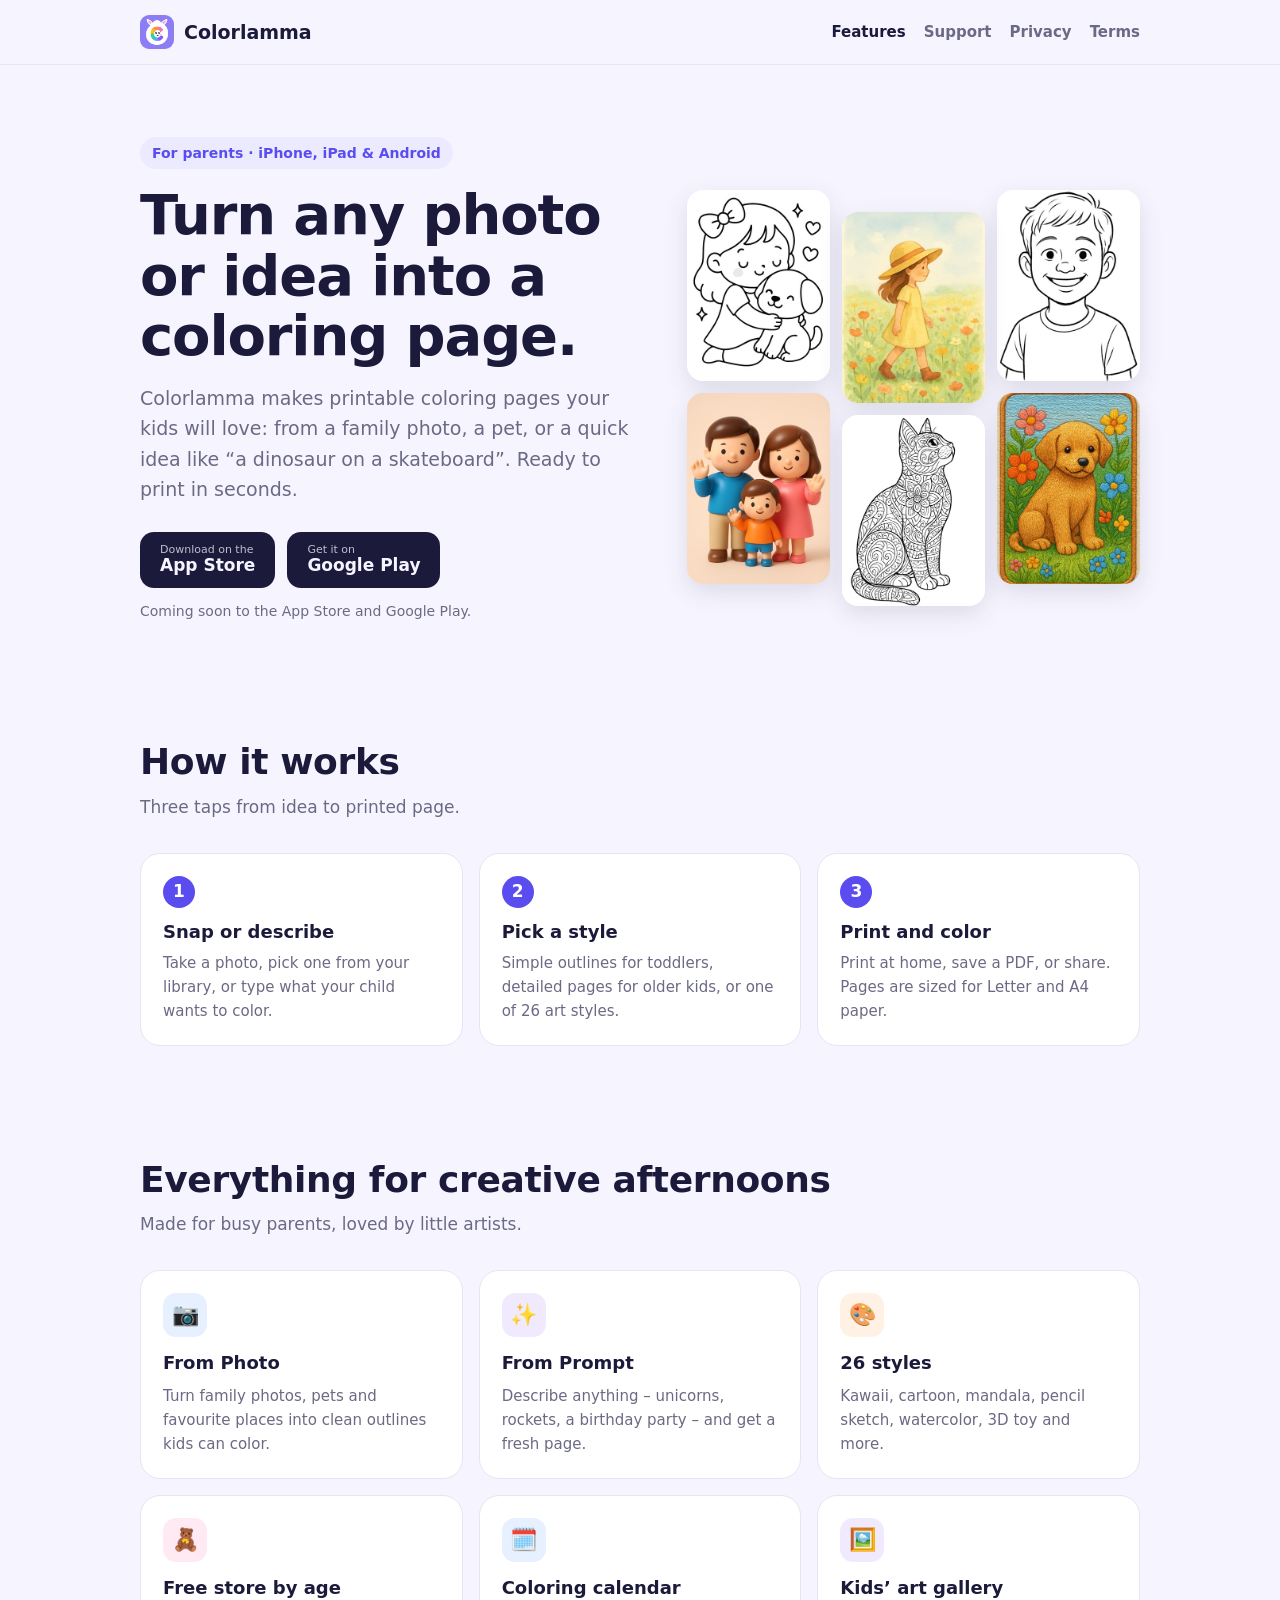
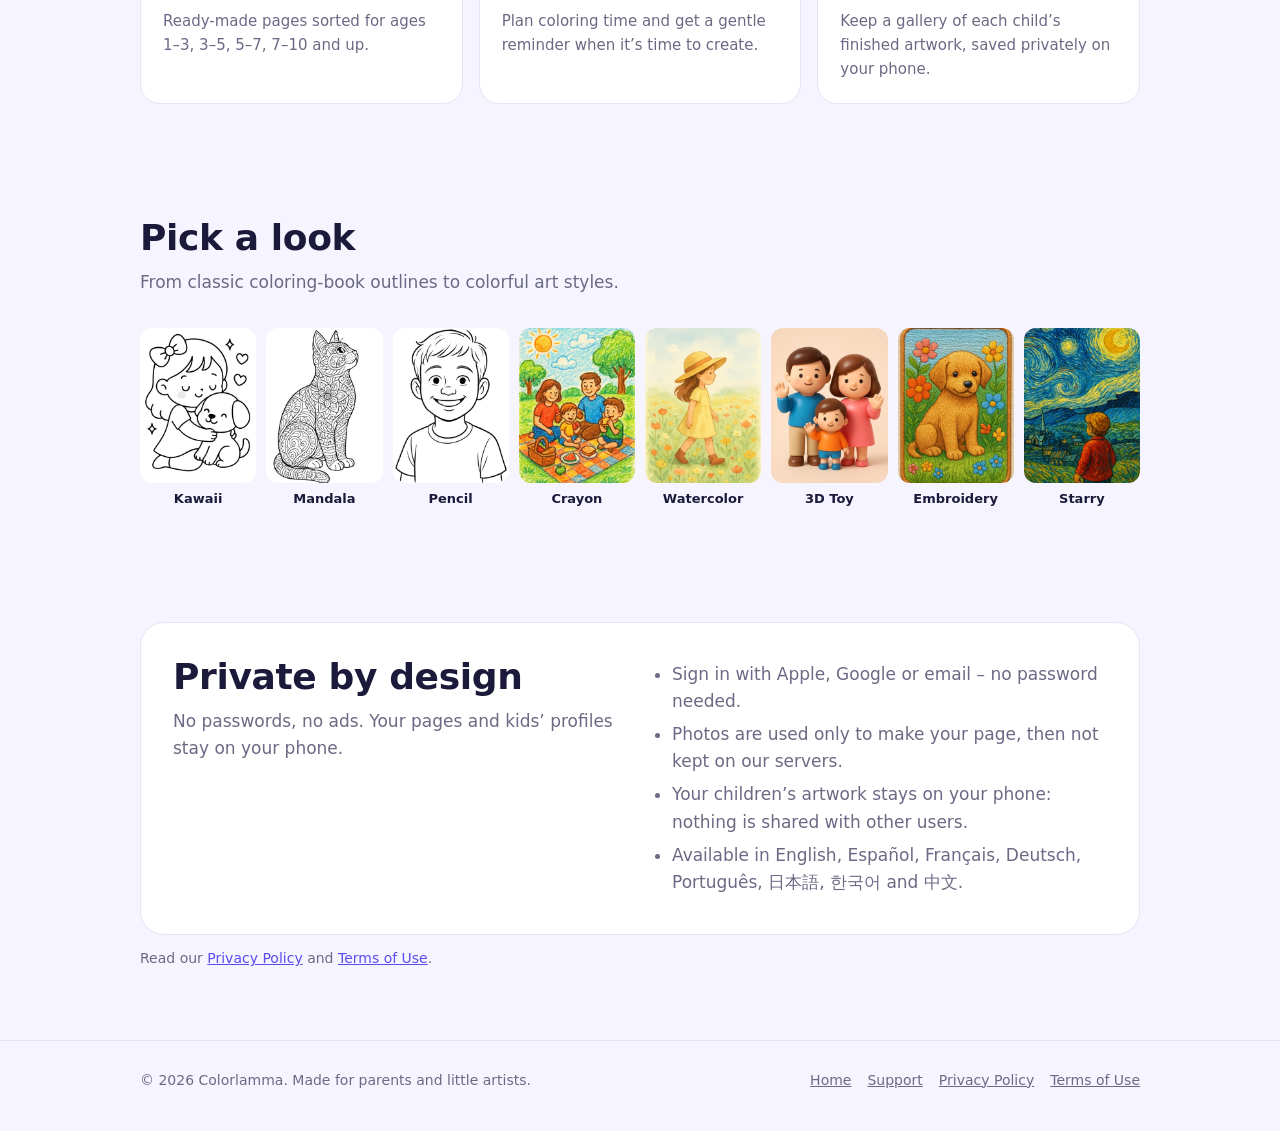
<file: index.html>
<!doctype html>
<html lang="en">
<head>
<meta charset="utf-8">
<meta name="viewport" content="width=device-width, initial-scale=1">
<title>Colorlamma – AI coloring pages</title>
<meta name="description" content="Turn your photos and ideas into printable coloring pages for your kids.">
<link rel="icon" href="img/icon.png">
<link rel="apple-touch-icon" href="img/icon.png">
<link rel="stylesheet" href="styles.css">
</head>
<body>
<header class="site"><div class="wrap">
  <a class="brand" href="index.html"><img src="img/icon.png" alt=""><span class="name">Colorlamma</span></a>
  <nav class="site" aria-label="Main">
    <a class="hide-sm" href="index.html#features" aria-current="page">Features</a>
    <a href="support.html">Support</a>
    <a href="privacy.html">Privacy</a>
    <a href="terms.html">Terms</a>
  </nav>
</div></header>
<main>
<div class="wrap hero">
  <div>
    <span class="eyebrow">For parents · iPhone, iPad &amp; Android</span>
    <h1>Turn any photo or idea into a coloring page.</h1>
    <p class="lead">Colorlamma makes printable coloring pages your kids will love: from a family photo, a pet, or a quick idea like “a dinosaur on a skateboard”. Ready to print in seconds.</p>
    <div class="stores">
      <a class="store" href="#download"><span><small>Download on the</small>App Store</span></a>
      <a class="store" href="#download"><span><small>Get it on</small>Google Play</span></a>
    </div>
    <p class="note" id="download">Coming soon to the App Store and Google Play.</p>
  </div>
  <div class="collage" aria-hidden="true">
    <img src="img/kawaii.jpg" alt=""><img src="img/watercolor.jpg" alt=""><img src="img/pencil.jpg" alt="">
    <img src="img/toy3d.jpg" alt=""><img src="img/mandala.jpg" alt=""><img src="img/embroidery.jpg" alt="">
  </div>
</div>

<section class="block" id="how"><div class="wrap">
  <h2>How it works</h2>
  <p class="sub">Three taps from idea to printed page.</p>
  <div class="steps">
    <div class="step"><h3>Snap or describe</h3><p>Take a photo, pick one from your library, or type what your child wants to color.</p></div>
    <div class="step"><h3>Pick a style</h3><p>Simple outlines for toddlers, detailed pages for older kids, or one of 26 art styles.</p></div>
    <div class="step"><h3>Print and color</h3><p>Print at home, save a PDF, or share. Pages are sized for Letter and A4 paper.</p></div>
  </div>
</div></section>

<section class="block" id="features"><div class="wrap">
  <h2>Everything for creative afternoons</h2>
  <p class="sub">Made for busy parents, loved by little artists.</p>
  <div class="grid">
    <div class="card"><div class="icon t-blue">📷</div><h3>From Photo</h3><p>Turn family photos, pets and favourite places into clean outlines kids can color.</p></div>
    <div class="card"><div class="icon t-purple">✨</div><h3>From Prompt</h3><p>Describe anything – unicorns, rockets, a birthday party – and get a fresh page.</p></div>
    <div class="card"><div class="icon t-orange">🎨</div><h3>26 styles</h3><p>Kawaii, cartoon, mandala, pencil sketch, watercolor, 3D toy and more.</p></div>
    <div class="card"><div class="icon t-pink">🧸</div><h3>Free store by age</h3><p>Ready-made pages sorted for ages 1–3, 3–5, 5–7, 7–10 and up.</p></div>
    <div class="card"><div class="icon t-blue">🗓️</div><h3>Coloring calendar</h3><p>Plan coloring time and get a gentle reminder when it’s time to create.</p></div>
    <div class="card"><div class="icon t-purple">🖼️</div><h3>Kids’ art gallery</h3><p>Keep a gallery of each child’s finished artwork, saved privately on your phone.</p></div>
  </div>
</div></section>

<section class="block"><div class="wrap">
  <h2>Pick a look</h2>
  <p class="sub">From classic coloring-book outlines to colorful art styles.</p>
  <div class="styles-row">
    <figure><img src="img/kawaii.jpg" alt="Kawaii style example"><figcaption>Kawaii</figcaption></figure>
    <figure><img src="img/mandala.jpg" alt="Mandala style example"><figcaption>Mandala</figcaption></figure>
    <figure><img src="img/pencil.jpg" alt="Pencil sketch example"><figcaption>Pencil</figcaption></figure>
    <figure><img src="img/crayon.jpg" alt="Crayon style example"><figcaption>Crayon</figcaption></figure>
    <figure><img src="img/watercolor.jpg" alt="Watercolor style example"><figcaption>Watercolor</figcaption></figure>
    <figure><img src="img/toy3d.jpg" alt="3D toy style example"><figcaption>3D Toy</figcaption></figure>
    <figure><img src="img/embroidery.jpg" alt="Embroidery style example"><figcaption>Embroidery</figcaption></figure>
    <figure><img src="img/starry.jpg" alt="Starry swirls style example"><figcaption>Starry</figcaption></figure>
  </div>
</div></section>

<section class="block"><div class="wrap">
  <div class="trust">
    <div>
      <h2>Private by design</h2>
      <p class="sub" style="margin:0">No passwords, no ads. Your pages and kids’ profiles stay on your phone.</p>
    </div>
    <ul>
      <li>Sign in with Apple, Google or email – no password needed.</li>
      <li>Photos are used only to make your page, then not kept on our servers.</li>
      <li>Your children’s artwork stays on your phone: nothing is shared with other users.</li>
      <li>Available in English, Español, Français, Deutsch, Português, 日本語, 한국어 and 中文.</li>
    </ul>
  </div>
  <p class="note">Read our <a href="privacy.html">Privacy Policy</a> and <a href="terms.html">Terms of Use</a>.</p>
</div></section>
</main>
<footer class="site"><div class="wrap">
  <span>© 2026 Colorlamma. Made for parents and little artists.</span>
  <nav aria-label="Footer"><a href="index.html">Home</a><a href="support.html">Support</a><a href="privacy.html">Privacy Policy</a><a href="terms.html">Terms of Use</a></nav>
</div></footer>
</body>
</html>
</file>
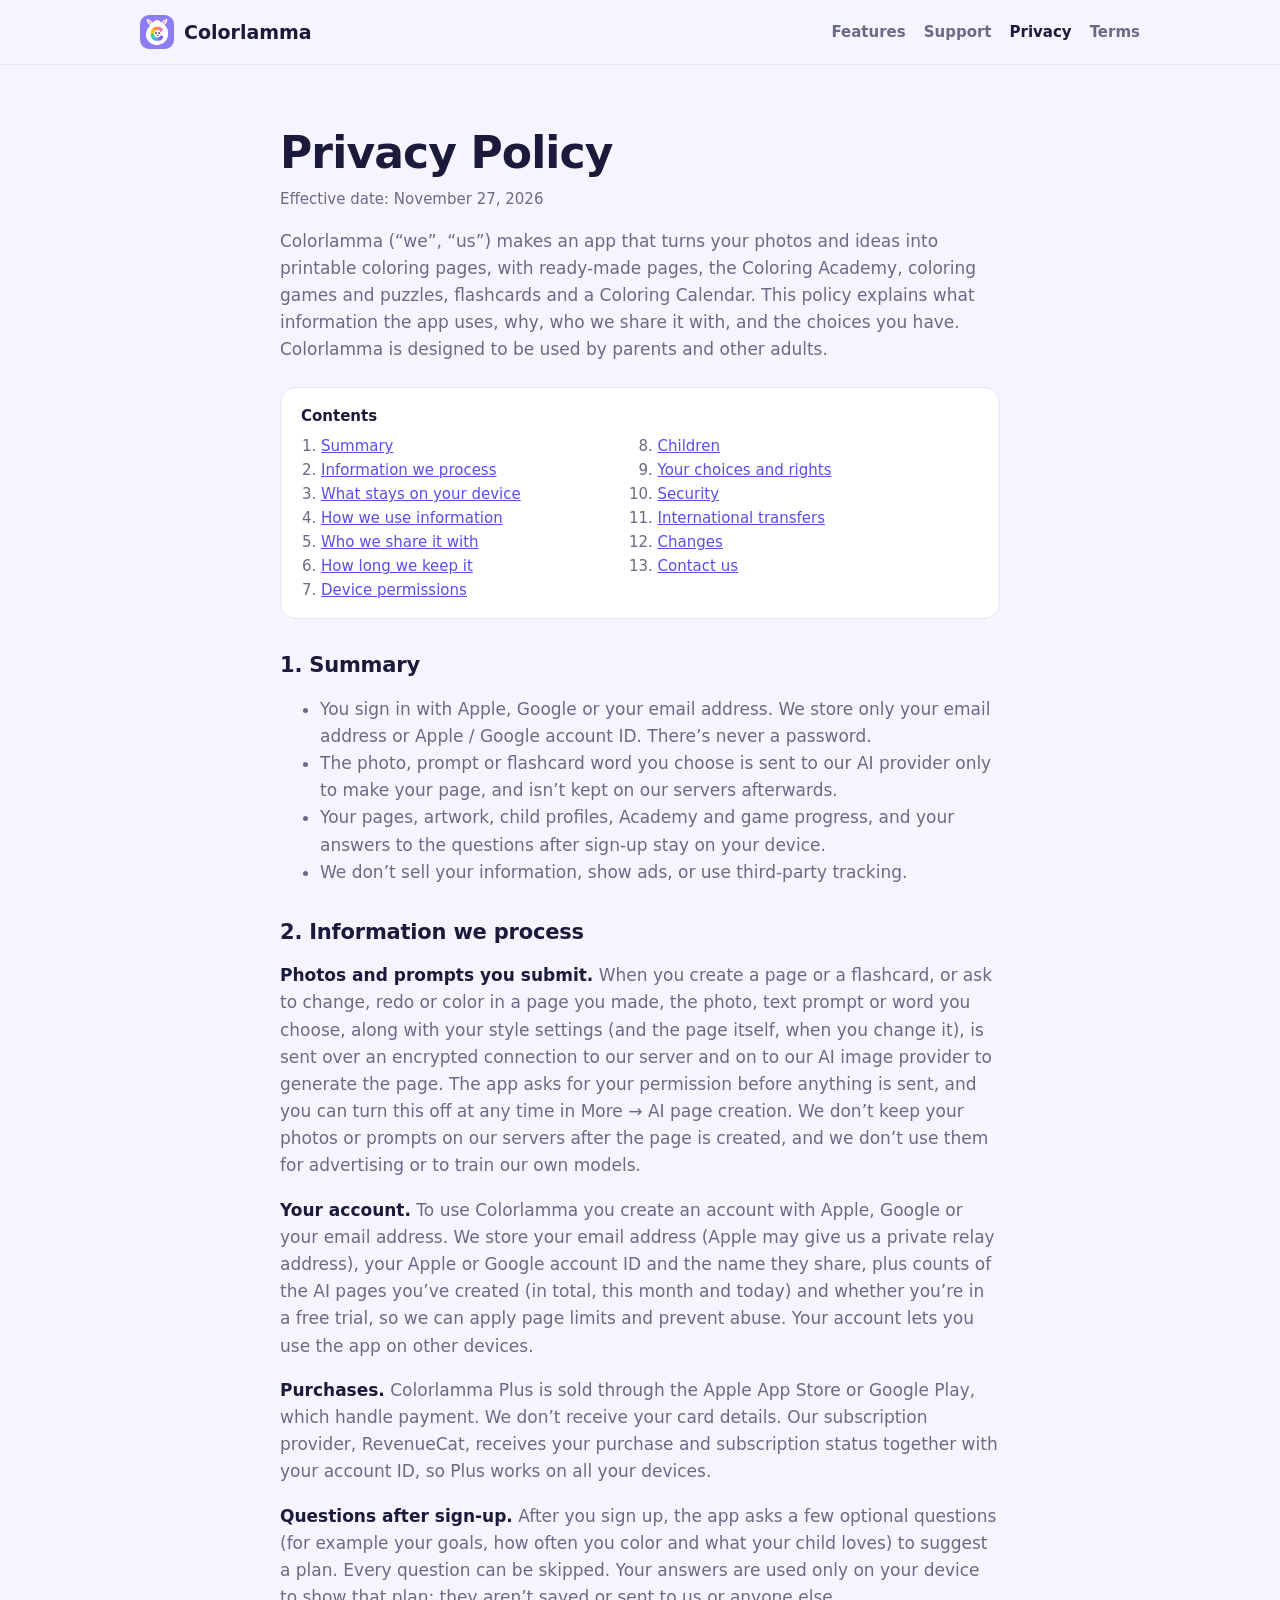
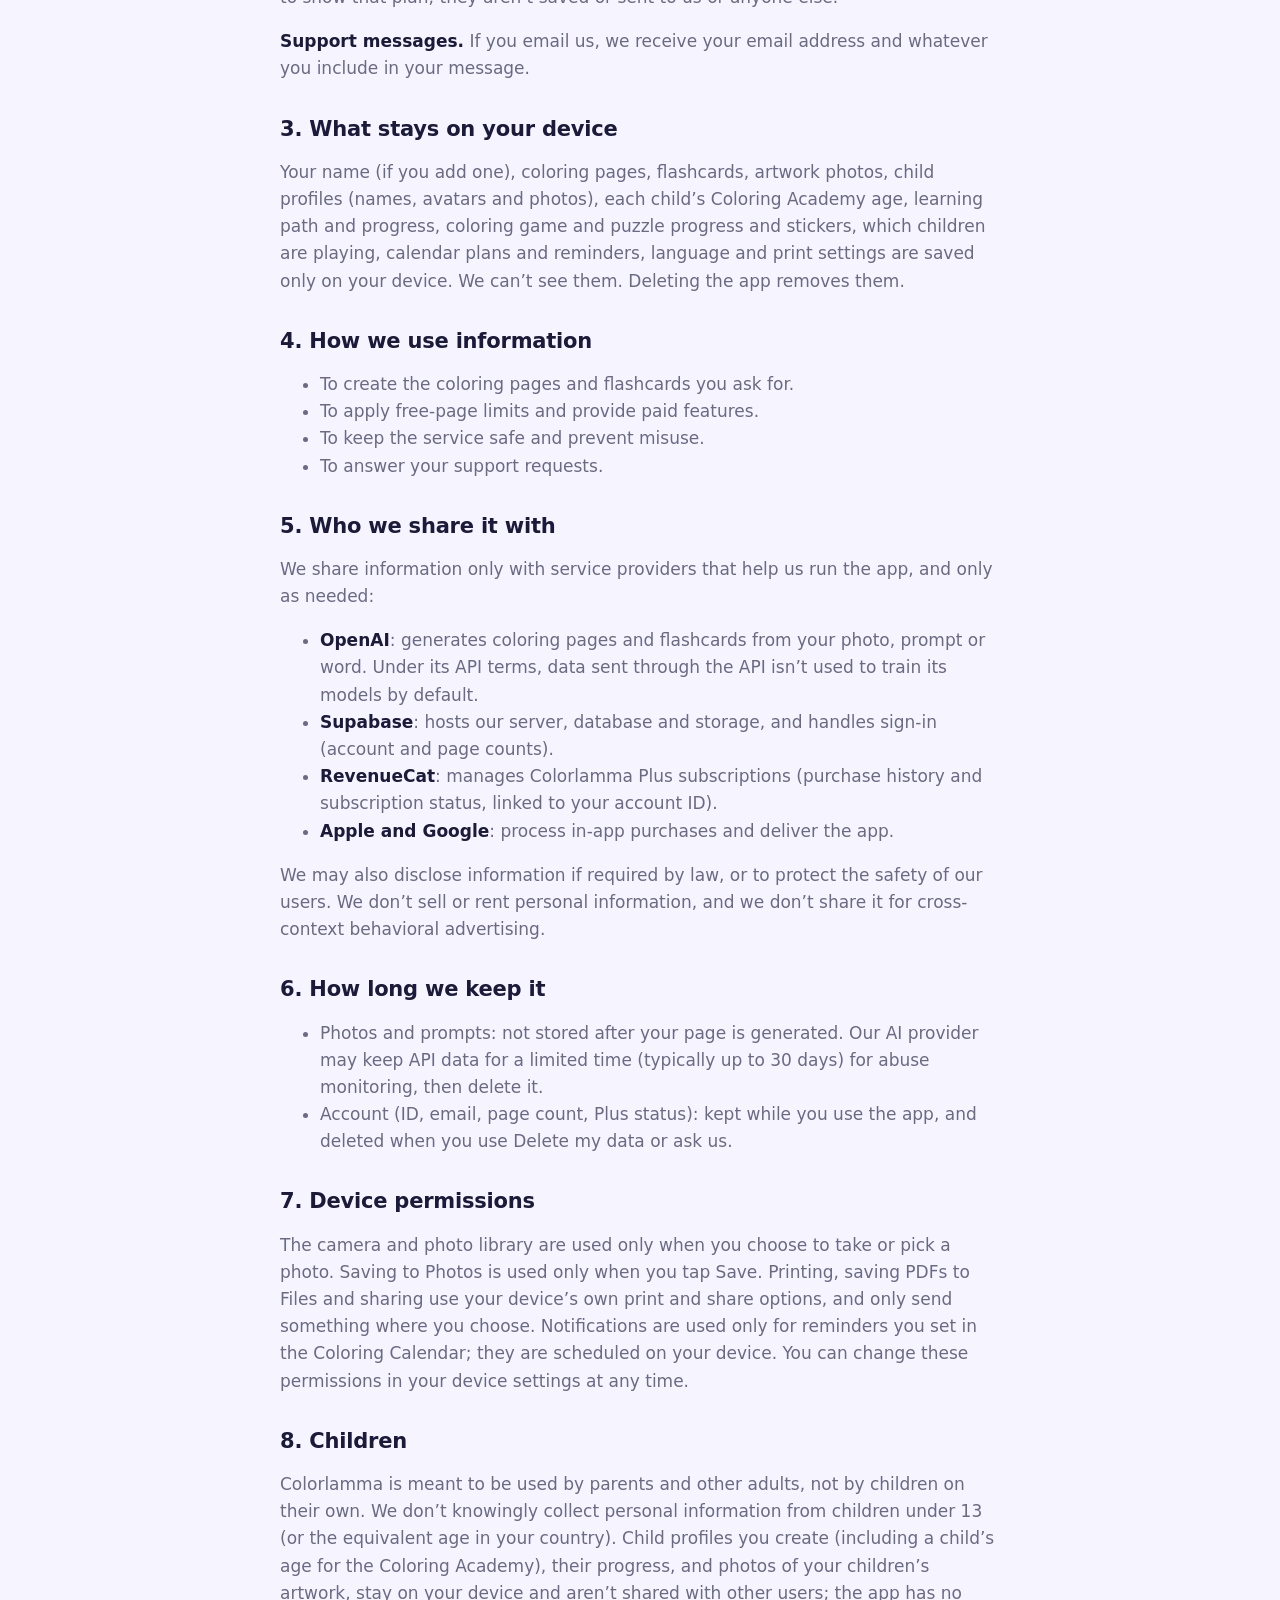
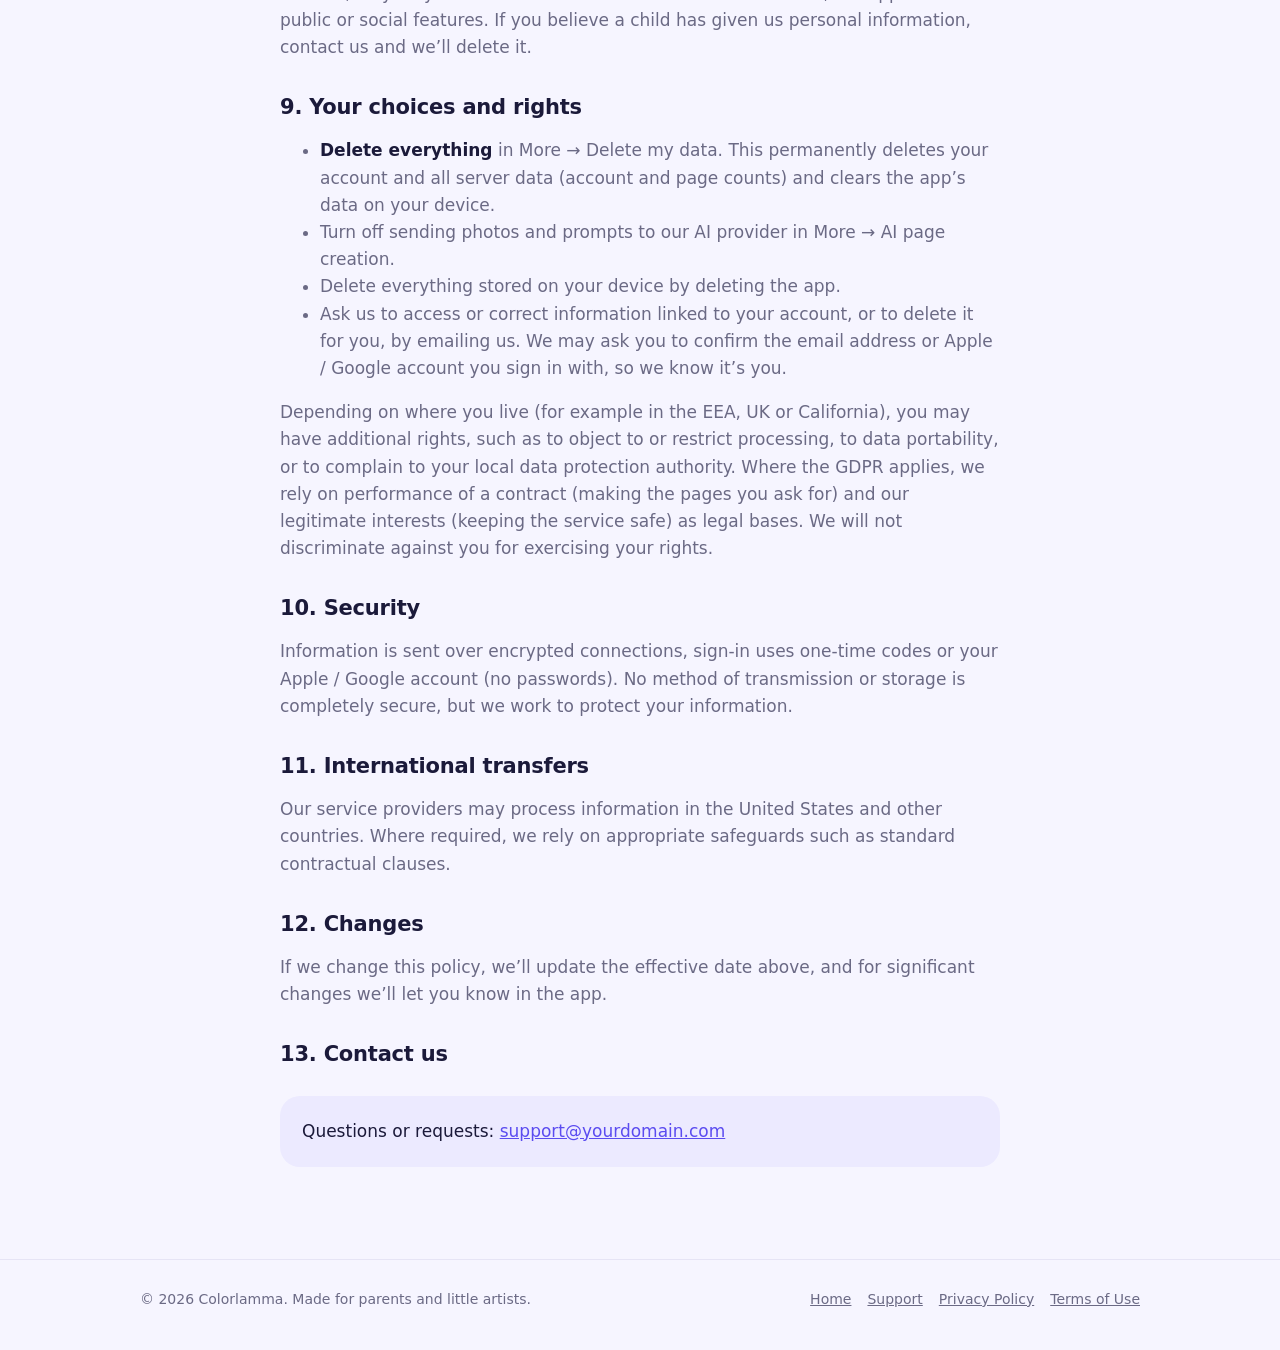
<file: privacy.html>
<!doctype html>
<html lang="en">
<head>
<meta charset="utf-8">
<meta name="viewport" content="width=device-width, initial-scale=1">
<title>Privacy Policy – Colorlamma</title>
<meta name="description" content="How the Colorlamma app handles your information.">
<link rel="icon" href="img/icon.png">
<link rel="apple-touch-icon" href="img/icon.png">
<link rel="stylesheet" href="styles.css">
</head>
<body>
<header class="site"><div class="wrap">
  <a class="brand" href="index.html"><img src="img/icon.png" alt=""><span class="name">Colorlamma</span></a>
  <nav class="site" aria-label="Main">
    <a class="hide-sm" href="index.html#features">Features</a>
    <a href="support.html">Support</a>
    <a href="privacy.html" aria-current="page">Privacy</a>
    <a href="terms.html">Terms</a>
  </nav>
</div></header>
<main class="wrap doc">
  <h1>Privacy Policy</h1>
  <p class="updated">Effective date: November 27, 2026</p>
  <p>Colorlamma (“we”, “us”) makes an app that turns your photos and ideas into printable coloring pages, with ready-made pages, the Coloring Academy, coloring games and puzzles, flashcards and a Coloring Calendar. This policy explains what information the app uses, why, who we share it with, and the choices you have. Colorlamma is designed to be used by parents and other adults.</p>

  <nav class="toc" aria-label="Contents"><strong>Contents</strong><ol>
    <li><a href="#summary">Summary</a></li><li><a href="#collect">Information we process</a></li>
    <li><a href="#device">What stays on your device</a></li><li><a href="#use">How we use information</a></li>
    <li><a href="#share">Who we share it with</a></li><li><a href="#retention">How long we keep it</a></li>
    <li><a href="#permissions">Device permissions</a></li><li><a href="#children">Children</a></li>
    <li><a href="#rights">Your choices and rights</a></li><li><a href="#security">Security</a></li>
    <li><a href="#transfers">International transfers</a></li><li><a href="#changes">Changes</a></li>
    <li><a href="#contact">Contact us</a></li>
  </ol></nav>

  <h2 id="summary">1. Summary</h2>
  <ul>
    <li>You sign in with Apple, Google or your email address. We store only your email address or Apple / Google account ID. There’s never a password.</li>
    <li>The photo, prompt or flashcard word you choose is sent to our AI provider only to make your page, and isn’t kept on our servers afterwards.</li>
    <li>Your pages, artwork, child profiles, Academy and game progress, and your answers to the questions after sign-up stay on your device.</li>
    <li>We don’t sell your information, show ads, or use third-party tracking.</li>
  </ul>

  <h2 id="collect">2. Information we process</h2>
  <p><strong>Photos and prompts you submit.</strong> When you create a page or a flashcard, or ask to change, redo or color in a page you made, the photo, text prompt or word you choose, along with your style settings (and the page itself, when you change it), is sent over an encrypted connection to our server and on to our AI image provider to generate the page. The app asks for your permission before anything is sent, and you can turn this off at any time in More → AI page creation. We don’t keep your photos or prompts on our servers after the page is created, and we don’t use them for advertising or to train our own models.</p>
  <p><strong>Your account.</strong> To use Colorlamma you create an account with Apple, Google or your email address. We store your email address (Apple may give us a private relay address), your Apple or Google account ID and the name they share, plus counts of the AI pages you’ve created (in total, this month and today) and whether you’re in a free trial, so we can apply page limits and prevent abuse. Your account lets you use the app on other devices.</p>
  <p><strong>Purchases.</strong> Colorlamma Plus is sold through the Apple App Store or Google Play, which handle payment. We don’t receive your card details. Our subscription provider, RevenueCat, receives your purchase and subscription status together with your account ID, so Plus works on all your devices.</p>
  <p><strong>Questions after sign-up.</strong> After you sign up, the app asks a few optional questions (for example your goals, how often you color and what your child loves) to suggest a plan. Every question can be skipped. Your answers are used only on your device to show that plan; they aren’t saved or sent to us or anyone else.</p>
  <p><strong>Support messages.</strong> If you email us, we receive your email address and whatever you include in your message.</p>

  <h2 id="device">3. What stays on your device</h2>
  <p>Your name (if you add one), coloring pages, flashcards, artwork photos, child profiles (names, avatars and photos), each child’s Coloring Academy age, learning path and progress, coloring game and puzzle progress and stickers, which children are playing, calendar plans and reminders, language and print settings are saved only on your device. We can’t see them. Deleting the app removes them.</p>

  <h2 id="use">4. How we use information</h2>
  <ul>
    <li>To create the coloring pages and flashcards you ask for.</li>
    <li>To apply free-page limits and provide paid features.</li>
    <li>To keep the service safe and prevent misuse.</li>
    <li>To answer your support requests.</li>
  </ul>

  <h2 id="share">5. Who we share it with</h2>
  <p>We share information only with service providers that help us run the app, and only as needed:</p>
  <ul>
    <li><strong>OpenAI</strong>: generates coloring pages and flashcards from your photo, prompt or word. Under its API terms, data sent through the API isn’t used to train its models by default.</li>
    <li><strong>Supabase</strong>: hosts our server, database and storage, and handles sign-in (account and page counts).</li>
    <li><strong>RevenueCat</strong>: manages Colorlamma Plus subscriptions (purchase history and subscription status, linked to your account ID).</li>
    <li><strong>Apple and Google</strong>: process in-app purchases and deliver the app.</li>
  </ul>
  <p>We may also disclose information if required by law, or to protect the safety of our users. We don’t sell or rent personal information, and we don’t share it for cross-context behavioral advertising.</p>

  <h2 id="retention">6. How long we keep it</h2>
  <ul>
    <li>Photos and prompts: not stored after your page is generated. Our AI provider may keep API data for a limited time (typically up to 30 days) for abuse monitoring, then delete it.</li>
    <li>Account (ID, email, page count, Plus status): kept while you use the app, and deleted when you use Delete my data or ask us.</li>
  </ul>

  <h2 id="permissions">7. Device permissions</h2>
  <p>The camera and photo library are used only when you choose to take or pick a photo. Saving to Photos is used only when you tap Save. Printing, saving PDFs to Files and sharing use your device’s own print and share options, and only send something where you choose. Notifications are used only for reminders you set in the Coloring Calendar; they are scheduled on your device. You can change these permissions in your device settings at any time.</p>

  <h2 id="children">8. Children</h2>
  <p>Colorlamma is meant to be used by parents and other adults, not by children on their own. We don’t knowingly collect personal information from children under 13 (or the equivalent age in your country). Child profiles you create (including a child’s age for the Coloring Academy), their progress, and photos of your children’s artwork, stay on your device and aren’t shared with other users; the app has no public or social features. If you believe a child has given us personal information, contact us and we’ll delete it.</p>

  <h2 id="rights">9. Your choices and rights</h2>
  <ul>
    <li><strong>Delete everything</strong> in More → Delete my data. This permanently deletes your account and all server data (account and page counts) and clears the app’s data on your device.</li>
    <li>Turn off sending photos and prompts to our AI provider in More → AI page creation.</li>
    <li>Delete everything stored on your device by deleting the app.</li>
    <li>Ask us to access or correct information linked to your account, or to delete it for you, by emailing us. We may ask you to confirm the email address or Apple / Google account you sign in with, so we know it’s you.</li>
  </ul>
  <p>Depending on where you live (for example in the EEA, UK or California), you may have additional rights, such as to object to or restrict processing, to data portability, or to complain to your local data protection authority. Where the GDPR applies, we rely on performance of a contract (making the pages you ask for) and our legitimate interests (keeping the service safe) as legal bases. We will not discriminate against you for exercising your rights.</p>

  <h2 id="security">10. Security</h2>
  <p>Information is sent over encrypted connections, sign-in uses one-time codes or your Apple / Google account (no passwords). No method of transmission or storage is completely secure, but we work to protect your information.</p>

  <h2 id="transfers">11. International transfers</h2>
  <p>Our service providers may process information in the United States and other countries. Where required, we rely on appropriate safeguards such as standard contractual clauses.</p>

  <h2 id="changes">12. Changes</h2>
  <p>If we change this policy, we’ll update the effective date above, and for significant changes we’ll let you know in the app.</p>

  <h2 id="contact">13. Contact us</h2>
  <div class="contact"><p>Questions or requests: <a href="mailto:support@yourdomain.com">support@yourdomain.com</a></p></div>
</main>
<footer class="site"><div class="wrap">
  <span>© 2026 Colorlamma. Made for parents and little artists.</span>
  <nav aria-label="Footer"><a href="index.html">Home</a><a href="support.html">Support</a><a href="privacy.html">Privacy Policy</a><a href="terms.html">Terms of Use</a></nav>
</div></footer>
</body>
</html>
</file>
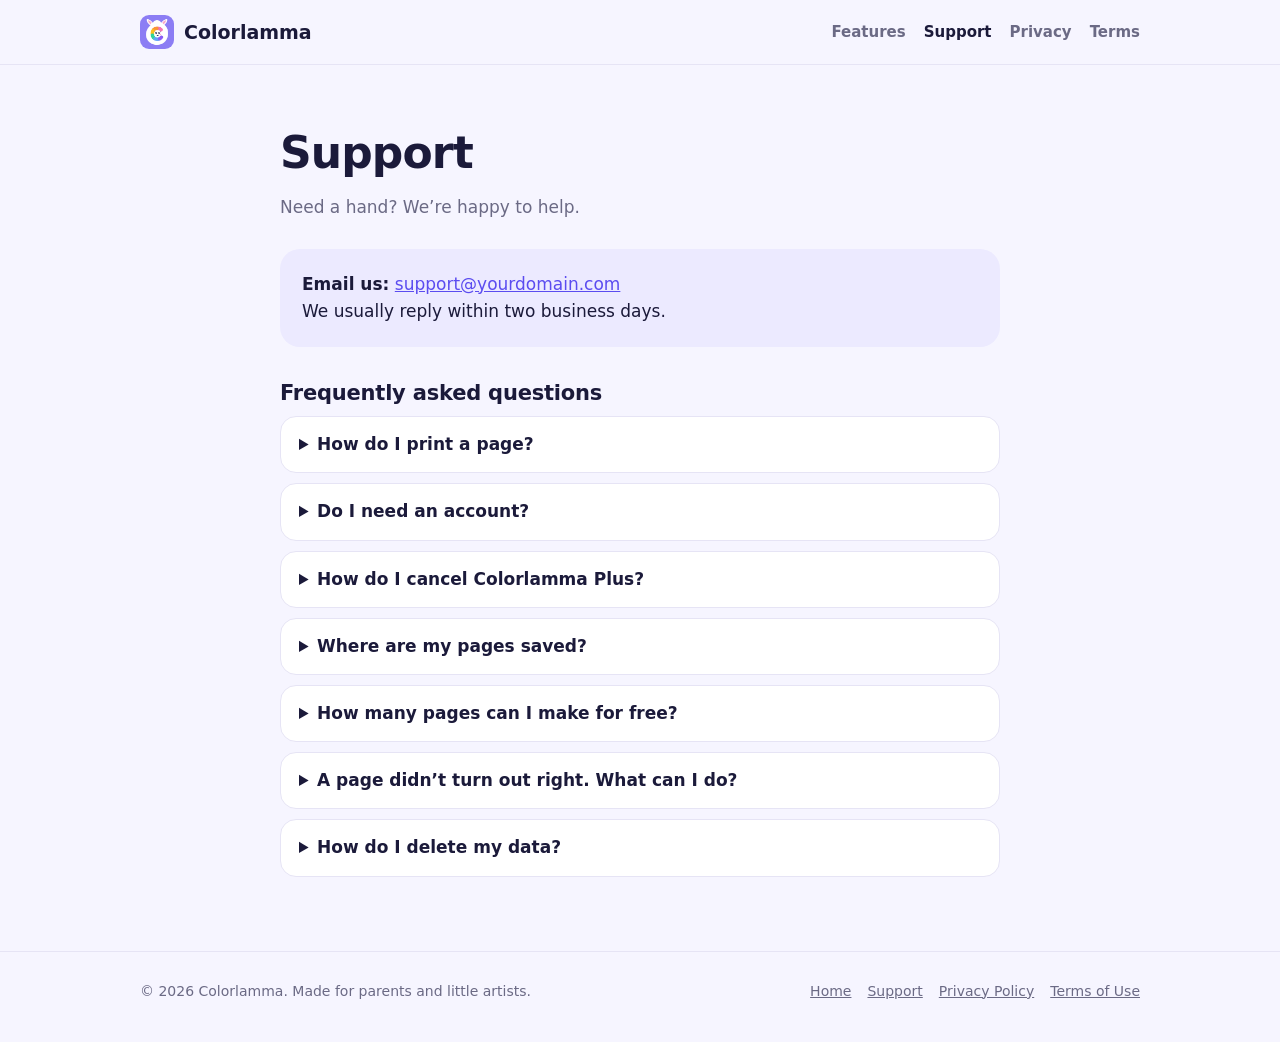
<file: support.html>
<!doctype html>
<html lang="en">
<head>
<meta charset="utf-8">
<meta name="viewport" content="width=device-width, initial-scale=1">
<title>Support – Colorlamma</title>
<meta name="description" content="Help and contact for the Colorlamma app.">
<link rel="icon" href="img/icon.png">
<link rel="apple-touch-icon" href="img/icon.png">
<link rel="stylesheet" href="styles.css">
</head>
<body>
<header class="site"><div class="wrap">
  <a class="brand" href="index.html"><img src="img/icon.png" alt=""><span class="name">Colorlamma</span></a>
  <nav class="site" aria-label="Main">
    <a class="hide-sm" href="index.html#features">Features</a>
    <a href="support.html" aria-current="page">Support</a>
    <a href="privacy.html">Privacy</a>
    <a href="terms.html">Terms</a>
  </nav>
</div></header>
<main class="wrap doc">
  <h1>Support</h1>
  <p>Need a hand? We’re happy to help.</p>
  <div class="contact"><p><strong>Email us:</strong> <a href="mailto:support@yourdomain.com">support@yourdomain.com</a><br>We usually reply within two business days.</p></div>

  <h2>Frequently asked questions</h2>
  <details><summary>How do I print a page?</summary><p>Open the page and tap Print. You can also save it as a PDF or to your Photos, or share it to another app. Paper size and orientation are in the print settings.</p></details>
  <details><summary>Do I need an account?</summary><p>Yes. Sign in with Apple, Google or your email (we send a 6-digit code, no password). Your account keeps your Plus subscription and free-page count with you on every device.</p></details>
  <details><summary>How do I cancel Colorlamma Plus?</summary><p>Subscriptions are managed by Apple or Google. In the app, open More → Colorlamma Plus → Manage, or go to your App Store / Google Play subscriptions. Deleting the app doesn’t cancel a subscription.</p></details>
  <details><summary>Where are my pages saved?</summary><p>Your pages, artwork photos and child profiles are saved on your device. Deleting the app deletes them, so save or print anything you want to keep first.</p></details>
  <details><summary>How many pages can I make for free?</summary><p>You get 2 free AI-made pages to try it out, including during a free trial. Colorlamma Plus gives you up to 50 AI-made pages a month (at most 20 a day). Ready-made pages in the Free store, coloring games and the Coloring Academy aren’t limited and don’t use up your AI pages.</p></details>
  <details><summary>A page didn’t turn out right. What can I do?</summary><p>AI results vary. Try again, choose a different style, or describe the idea in more detail. Pages with very busy backgrounds work best with the Simple style.</p></details>
  <details><summary>How do I delete my data?</summary><p>Open More → Delete my data. This permanently deletes your account and everything on our servers, and clears the app on your device. You can also email us. See the <a href="privacy.html#rights">Privacy Policy</a> for details.</p></details>
</main>
<footer class="site"><div class="wrap">
  <span>© 2026 Colorlamma. Made for parents and little artists.</span>
  <nav aria-label="Footer"><a href="index.html">Home</a><a href="support.html">Support</a><a href="privacy.html">Privacy Policy</a><a href="terms.html">Terms of Use</a></nav>
</div></footer>
</body>
</html>
</file>
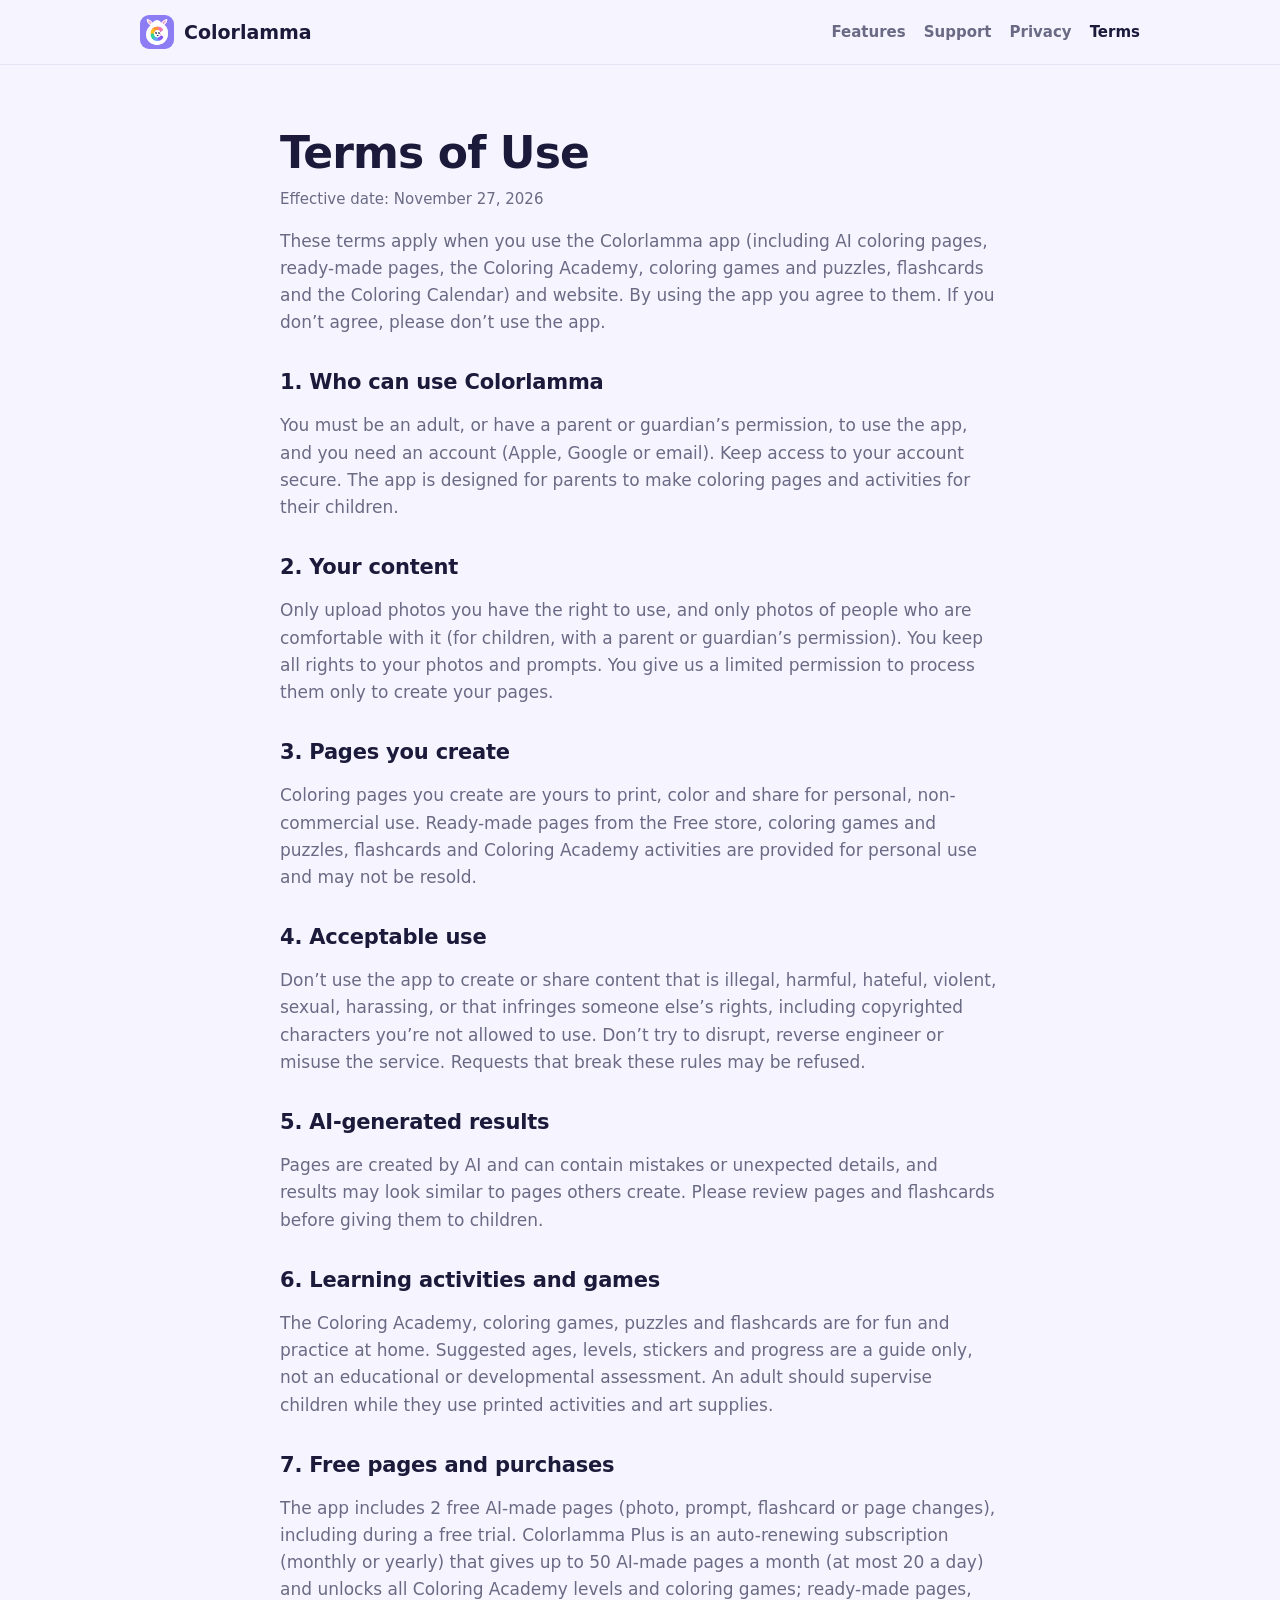
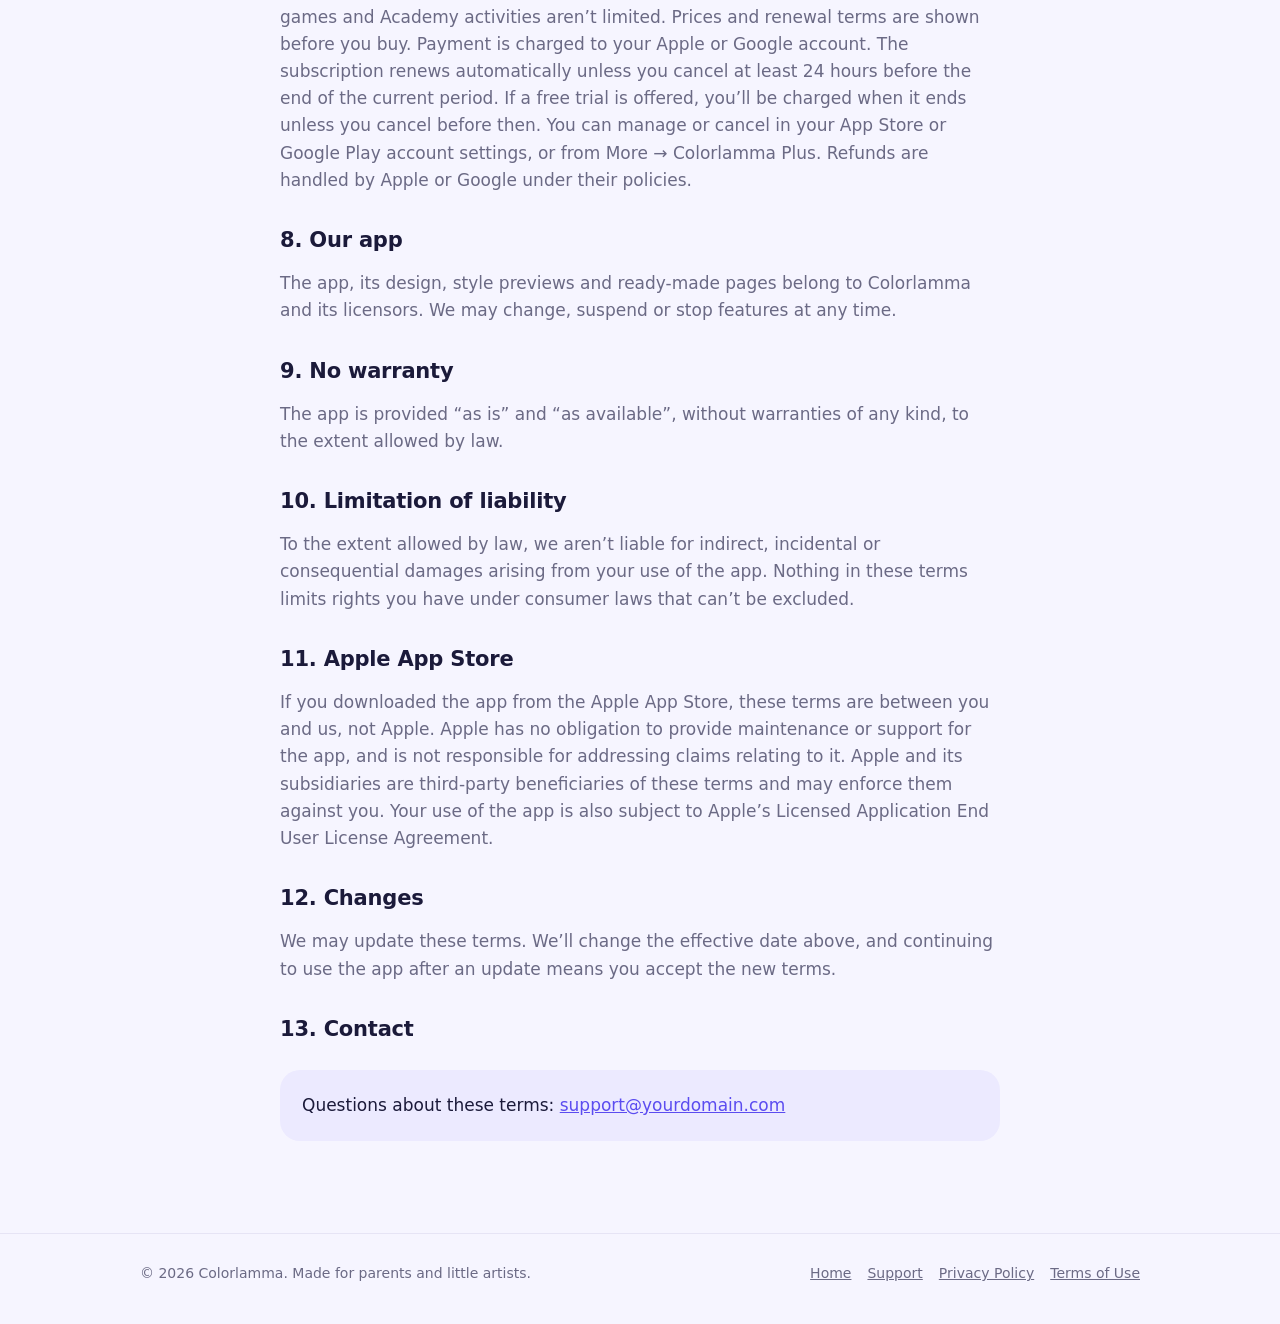
<file: terms.html>
<!doctype html>
<html lang="en">
<head>
<meta charset="utf-8">
<meta name="viewport" content="width=device-width, initial-scale=1">
<title>Terms of Use – Colorlamma</title>
<meta name="description" content="The terms that apply when you use the Colorlamma app.">
<link rel="icon" href="img/icon.png">
<link rel="apple-touch-icon" href="img/icon.png">
<link rel="stylesheet" href="styles.css">
</head>
<body>
<header class="site"><div class="wrap">
  <a class="brand" href="index.html"><img src="img/icon.png" alt=""><span class="name">Colorlamma</span></a>
  <nav class="site" aria-label="Main">
    <a class="hide-sm" href="index.html#features">Features</a>
    <a href="support.html">Support</a>
    <a href="privacy.html">Privacy</a>
    <a href="terms.html" aria-current="page">Terms</a>
  </nav>
</div></header>
<main class="wrap doc">
  <h1>Terms of Use</h1>
  <p class="updated">Effective date: November 27, 2026</p>
  <p>These terms apply when you use the Colorlamma app (including AI coloring pages, ready-made pages, the Coloring Academy, coloring games and puzzles, flashcards and the Coloring Calendar) and website. By using the app you agree to them. If you don’t agree, please don’t use the app.</p>

  <h2>1. Who can use Colorlamma</h2>
  <p>You must be an adult, or have a parent or guardian’s permission, to use the app, and you need an account (Apple, Google or email). Keep access to your account secure. The app is designed for parents to make coloring pages and activities for their children.</p>

  <h2>2. Your content</h2>
  <p>Only upload photos you have the right to use, and only photos of people who are comfortable with it (for children, with a parent or guardian’s permission). You keep all rights to your photos and prompts. You give us a limited permission to process them only to create your pages.</p>

  <h2>3. Pages you create</h2>
  <p>Coloring pages you create are yours to print, color and share for personal, non-commercial use. Ready-made pages from the Free store, coloring games and puzzles, flashcards and Coloring Academy activities are provided for personal use and may not be resold.</p>

  <h2>4. Acceptable use</h2>
  <p>Don’t use the app to create or share content that is illegal, harmful, hateful, violent, sexual, harassing, or that infringes someone else’s rights, including copyrighted characters you’re not allowed to use. Don’t try to disrupt, reverse engineer or misuse the service. Requests that break these rules may be refused.</p>

  <h2>5. AI-generated results</h2>
  <p>Pages are created by AI and can contain mistakes or unexpected details, and results may look similar to pages others create. Please review pages and flashcards before giving them to children.</p>

  <h2>6. Learning activities and games</h2>
  <p>The Coloring Academy, coloring games, puzzles and flashcards are for fun and practice at home. Suggested ages, levels, stickers and progress are a guide only, not an educational or developmental assessment. An adult should supervise children while they use printed activities and art supplies.</p>

  <h2>7. Free pages and purchases</h2>
  <p>The app includes 2 free AI-made pages (photo, prompt, flashcard or page changes), including during a free trial. Colorlamma Plus is an auto-renewing subscription (monthly or yearly) that gives up to 50 AI-made pages a month (at most 20 a day) and unlocks all Coloring Academy levels and coloring games; ready-made pages, games and Academy activities aren’t limited. Prices and renewal terms are shown before you buy. Payment is charged to your Apple or Google account. The subscription renews automatically unless you cancel at least 24 hours before the end of the current period. If a free trial is offered, you’ll be charged when it ends unless you cancel before then. You can manage or cancel in your App Store or Google Play account settings, or from More → Colorlamma Plus. Refunds are handled by Apple or Google under their policies.</p>

  <h2>8. Our app</h2>
  <p>The app, its design, style previews and ready-made pages belong to Colorlamma and its licensors. We may change, suspend or stop features at any time.</p>

  <h2>9. No warranty</h2>
  <p>The app is provided “as is” and “as available”, without warranties of any kind, to the extent allowed by law.</p>

  <h2>10. Limitation of liability</h2>
  <p>To the extent allowed by law, we aren’t liable for indirect, incidental or consequential damages arising from your use of the app. Nothing in these terms limits rights you have under consumer laws that can’t be excluded.</p>

  <h2>11. Apple App Store</h2>
  <p>If you downloaded the app from the Apple App Store, these terms are between you and us, not Apple. Apple has no obligation to provide maintenance or support for the app, and is not responsible for addressing claims relating to it. Apple and its subsidiaries are third-party beneficiaries of these terms and may enforce them against you. Your use of the app is also subject to Apple’s Licensed Application End User License Agreement.</p>

  <h2>12. Changes</h2>
  <p>We may update these terms. We’ll change the effective date above, and continuing to use the app after an update means you accept the new terms.</p>

  <h2>13. Contact</h2>
  <div class="contact"><p>Questions about these terms: <a href="mailto:support@yourdomain.com">support@yourdomain.com</a></p></div>
</main>
<footer class="site"><div class="wrap">
  <span>© 2026 Colorlamma. Made for parents and little artists.</span>
  <nav aria-label="Footer"><a href="index.html">Home</a><a href="support.html">Support</a><a href="privacy.html">Privacy Policy</a><a href="terms.html">Terms of Use</a></nav>
</div></footer>
</body>
</html>
</file>
<file: styles.css>
:root {
  --text: #1b1a3a; --muted: #6b6a85; --bg: #f6f5ff; --card: #fff; --soft: #efeefa;
  --accent: #5b4cf0; --accent-soft: #eceaff; --border: #e6e4f5;
  --blue: #e7f0ff; --purple: #f1eaff; --orange: #fff1e3; --pink: #ffe9f3;
}
@media (prefers-color-scheme: dark) {
  :root {
    --text: #f4f3ff; --muted: #a9a7c2; --bg: #0f0e1a; --card: #1b1a2b; --soft: #232236;
    --accent: #8c7cff; --accent-soft: #2a2550; --border: #2c2a40;
    --blue: #16243d; --purple: #251c3d; --orange: #33220f; --pink: #361627;
  }
}
* { box-sizing: border-box; }
html { -webkit-text-size-adjust: 100%; }
body {
  margin: 0; background: var(--bg); color: var(--text);
  font: 17px/1.6 system-ui, -apple-system, "Segoe UI", Roboto, sans-serif;
}
a { color: var(--accent); }
img { max-width: 100%; display: block; }
.wrap { max-width: 1040px; margin: 0 auto; padding: 0 20px; }
header.site { position: sticky; top: 0; z-index: 5; background: color-mix(in srgb, var(--bg) 88%, transparent); backdrop-filter: blur(10px); border-bottom: 1px solid var(--border); }
header.site .wrap { display: flex; align-items: center; justify-content: space-between; height: 64px; gap: 16px; }
.brand { display: flex; align-items: center; gap: 10px; font-weight: 800; font-size: 19px; color: var(--text); text-decoration: none; }
.brand img { width: 34px; height: 34px; border-radius: 9px; }
nav.site { display: flex; gap: 18px; font-size: 15px; font-weight: 600; }
nav.site a { color: var(--muted); text-decoration: none; }
nav.site a:hover, nav.site a[aria-current] { color: var(--text); }

.hero { padding-top: 72px; padding-bottom: 48px; display: grid; grid-template-columns: 1.1fr 1fr; gap: 48px; align-items: center; }
.eyebrow { display: inline-block; background: var(--accent-soft); color: var(--accent); font-weight: 700; font-size: 14px; padding: 5px 12px; border-radius: 999px; }
h1 { font-size: clamp(36px, 6vw, 56px); line-height: 1.08; margin: 16px 0; letter-spacing: -0.02em; }
.lead { font-size: 19px; color: var(--muted); margin: 0 0 28px; max-width: 34em; }
.stores { display: flex; flex-wrap: wrap; gap: 12px; }
.store { display: inline-flex; align-items: center; gap: 8px; background: var(--text); color: var(--bg); text-decoration: none; font-weight: 700; padding: 12px 20px; border-radius: 14px; }
.store small { display: block; font-weight: 500; font-size: 11px; opacity: .75; line-height: 1.1; }
.store span { line-height: 1.15; }
.note { font-size: 14px; color: var(--muted); margin-top: 12px; }
.collage { display: grid; grid-template-columns: repeat(3, 1fr); gap: 12px; }
.collage img { border-radius: 16px; aspect-ratio: 3/4; object-fit: cover; box-shadow: 0 8px 24px rgb(27 26 58 / .12); }
.collage img:nth-child(3n+2) { transform: translateY(22px); }

section.block { padding: 56px 0; }
h2 { font-size: clamp(26px, 4vw, 36px); line-height: 1.2; margin: 0 0 10px; letter-spacing: -0.01em; }
.sub { color: var(--muted); margin: 0 0 32px; }
.grid { display: grid; grid-template-columns: repeat(3, 1fr); gap: 16px; }
.card { background: var(--card); border: 1px solid var(--border); border-radius: 20px; padding: 22px; }
.card h3 { margin: 12px 0 6px; font-size: 18px; }
.card p { margin: 0; color: var(--muted); font-size: 15px; }
.icon { width: 44px; height: 44px; border-radius: 13px; display: grid; place-items: center; font-size: 22px; }
.t-blue { background: var(--blue); } .t-purple { background: var(--purple); }
.t-orange { background: var(--orange); } .t-pink { background: var(--pink); }

.steps { counter-reset: step; display: grid; grid-template-columns: repeat(3, 1fr); gap: 16px; }
.step { background: var(--card); border: 1px solid var(--border); border-radius: 20px; padding: 22px; }
.step::before { counter-increment: step; content: counter(step); display: grid; place-items: center; width: 32px; height: 32px; border-radius: 50%; background: var(--accent); color: #fff; font-weight: 800; margin-bottom: 10px; }
.step h3 { margin: 0 0 4px; font-size: 18px; } .step p { margin: 0; color: var(--muted); font-size: 15px; }

.styles-row { display: grid; grid-template-columns: repeat(8, 1fr); gap: 10px; }
.styles-row figure { margin: 0; }
.styles-row img { border-radius: 12px; aspect-ratio: 3/4; object-fit: cover; }
.styles-row figcaption { font-size: 13px; font-weight: 600; text-align: center; margin-top: 6px; }

.trust { background: var(--card); border: 1px solid var(--border); border-radius: 24px; padding: 32px; display: grid; grid-template-columns: 1fr 1fr; gap: 24px; }
.trust ul { margin: 0; padding-left: 20px; color: var(--muted); }
.trust li { margin: 6px 0; }

.doc { max-width: 760px; padding: 48px 20px 64px; }
.doc h1 { font-size: clamp(32px, 5vw, 44px); }
.doc .updated { color: var(--muted); font-size: 15px; margin-top: -6px; }
.doc h2 { font-size: 21px; margin: 34px 0 8px; }
.doc p, .doc li { color: var(--muted); }
.doc strong { color: var(--text); }
.toc { background: var(--card); border: 1px solid var(--border); border-radius: 16px; padding: 16px 20px; margin: 24px 0; font-size: 15px; }
.toc ol { margin: 6px 0 0; padding-left: 20px; columns: 2; }
details { background: var(--card); border: 1px solid var(--border); border-radius: 16px; padding: 14px 18px; margin: 10px 0; }
summary { font-weight: 700; cursor: pointer; }
details p { margin: 8px 0 0; }
.contact { background: var(--accent-soft); border-radius: 20px; padding: 22px; margin: 28px 0; }
.contact p { color: var(--text); margin: 0; }

footer.site { border-top: 1px solid var(--border); padding: 28px 0 40px; color: var(--muted); font-size: 14px; }
footer.site .wrap { display: flex; flex-wrap: wrap; justify-content: space-between; gap: 12px; }
footer.site nav { display: flex; gap: 16px; flex-wrap: wrap; }
footer.site a { color: var(--muted); }

@media (max-width: 820px) {
  .hero { grid-template-columns: 1fr; padding-top: 40px; gap: 36px; }
  .grid, .steps { grid-template-columns: 1fr; }
  .styles-row { grid-template-columns: repeat(4, 1fr); }
  .trust { grid-template-columns: 1fr; padding: 22px; }
  .toc ol { columns: 1; }
  nav.site { gap: 12px; font-size: 14px; }
  nav.site .hide-sm { display: none; }
}
@media (max-width: 600px) {
  .brand .name { display: none; }
  .brand img { width: 36px; height: 36px; }
  nav.site { gap: 14px; font-size: 15px; }
}
</file>
